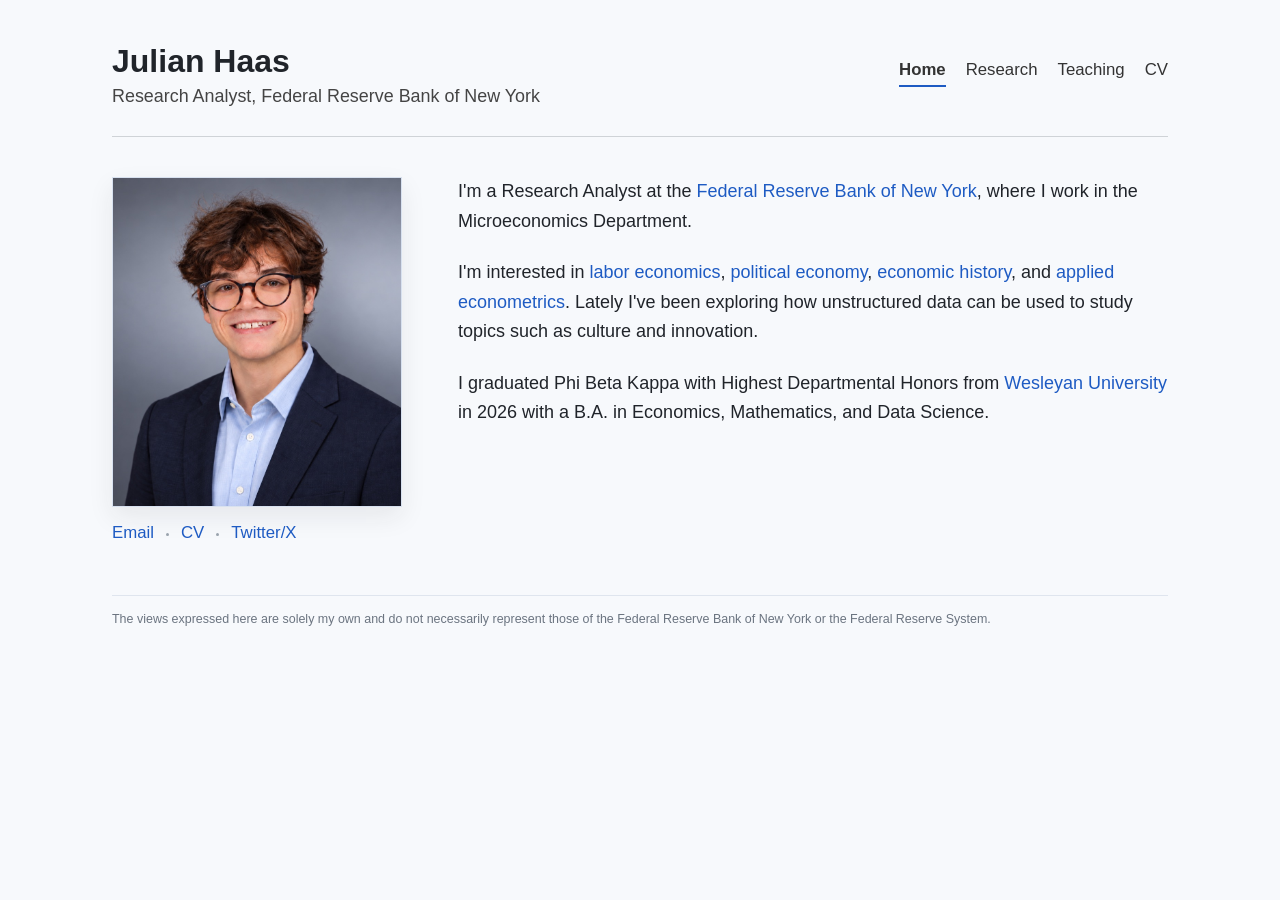
<file: index.html>
<!DOCTYPE html>
<html lang="en">
<head>
  <meta charset="UTF-8" />
  <meta name="viewport" content="width=device-width, initial-scale=1.0" />
  <meta name="description" content="Academic website of Julian Haas" />
  <title>Julian Haas | Home</title>
  <link rel="stylesheet" href="styles.css" />
</head>
<body>
  <div class="page-wrap">
    <header class="site-header">
      <div class="identity">
        <h1><a href="index.html">Julian Haas</a></h1>
        <p>Research Analyst, Federal Reserve Bank of New York</p>
      </div>
      <nav class="top-nav">
        <a class="current" href="index.html">Home</a>
        <a href="research.html">Research</a>
        <a href="teaching.html">Teaching</a>
        <!-- Replace with cv.pdf once the file is in this folder. -->
        <a href="https://sites.google.com/wesleyan.edu/julianhaas/c-v">CV</a>
      </nav>
    </header>

    <div class="header-rule"></div>

    <main class="main-content">
      <section class="home-intro">
        <div class="home-media">
          <img src="julian_haas.jpg" width="290" height="330" alt="Julian Haas" />
          <ul class="contact-list">
            <li><a href="mailto:jlhaas@wesleyan.edu">Email</a></li>
            <li><a href="https://sites.google.com/wesleyan.edu/julianhaas/c-v">CV</a></li>
            <li><a href="https://x.com/JulianHaas2004" target="_blank" rel="noreferrer">Twitter/X</a></li>
          </ul>
        </div>
        <div class="home-copy">
          <p>
            I'm a Research Analyst at the
            <span class="accent">Federal Reserve Bank of New York</span>,
            where I work in the Microeconomics Department.
          </p>
          <p>
            I'm interested in <span class="accent">labor economics</span>,
            <span class="accent">political economy</span>,
            <span class="accent">economic history</span>, and
            <span class="accent">applied econometrics</span>. Lately I've
            been exploring how unstructured data can be used to study topics such as culture and
            innovation.
          </p>
          <p>
            I graduated Phi Beta Kappa with Highest Departmental Honors from
            <span class="accent">Wesleyan University</span>
            in 2026 with a B.A. in Economics, Mathematics, and Data Science.
          </p>
        </div>
      </section>
    </main>

    <footer>
      <p>
        The views expressed here are solely my own and do not necessarily represent those of the
        Federal Reserve Bank of New York or the Federal Reserve System.
      </p>
    </footer>
  </div>

  <script src="script.js"></script>
</body>
</html>
</file>
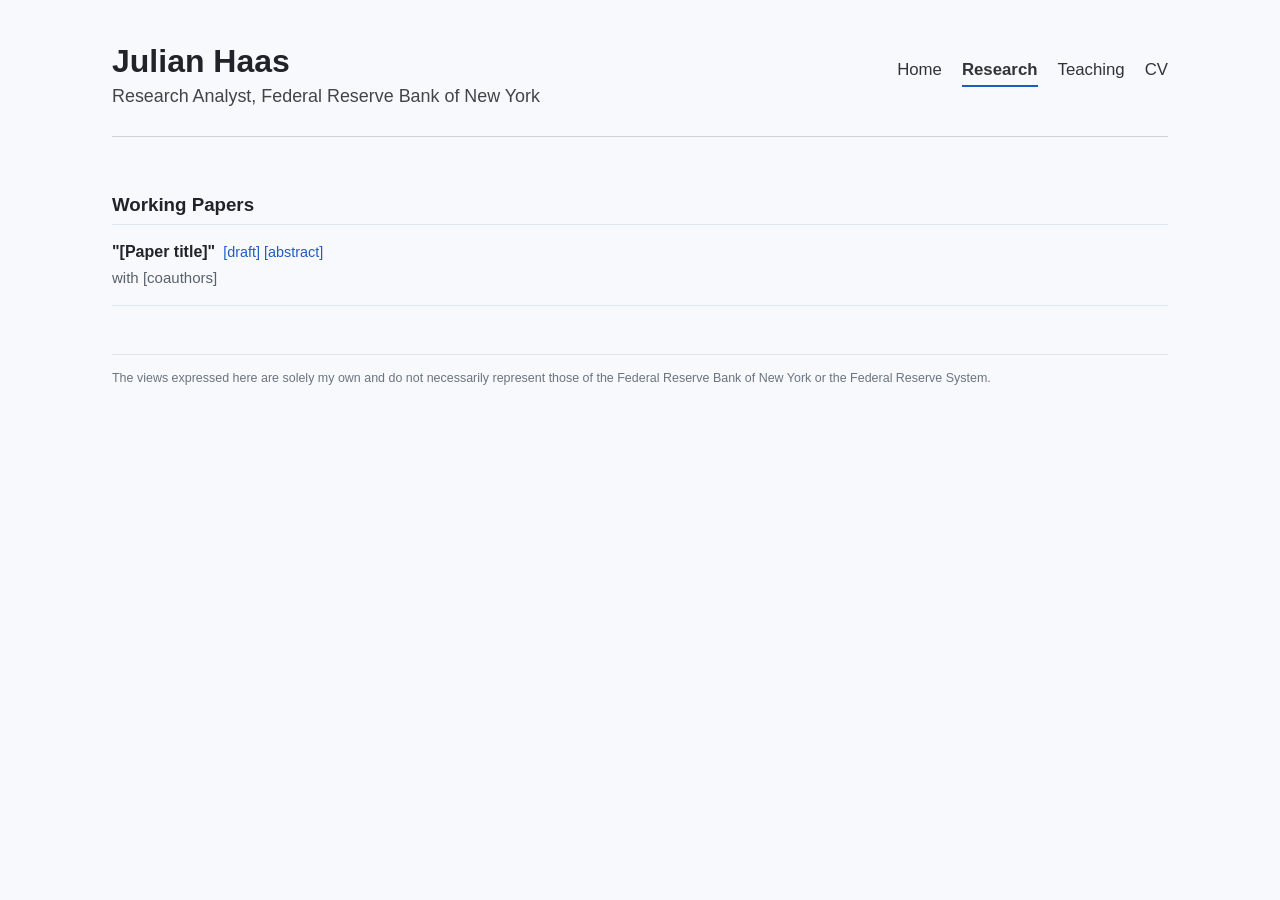
<file: research.html>
<!DOCTYPE html>
<html lang="en">
<head>
  <meta charset="UTF-8" />
  <meta name="viewport" content="width=device-width, initial-scale=1.0" />
  <meta name="description" content="Research of Julian Haas" />
  <title>Julian Haas | Research</title>
  <link rel="stylesheet" href="styles.css" />
</head>
<body>
  <div class="page-wrap">
    <header class="site-header">
      <div class="identity">
        <h1><a href="index.html">Julian Haas</a></h1>
        <p>Research Analyst, Federal Reserve Bank of New York</p>
      </div>
      <nav class="top-nav">
        <a href="index.html">Home</a>
        <a class="current" href="research.html">Research</a>
        <a href="teaching.html">Teaching</a>
        <a href="https://sites.google.com/wesleyan.edu/julianhaas/c-v">CV</a>
      </nav>
    </header>

    <div class="header-rule"></div>

    <main class="main-content">
      <h3>Working Papers</h3>
      <ol class="paper-list">
        <!-- TODO: one <li> per paper. Delete the placeholder below. -->
        <li class="paper-item">
          <p class="paper-title">
            <strong>"[Paper title]"</strong>
            <span class="paper-links"><a class="bracketed-link" href="#">[<span class="bracketed-link-label">draft</span>]</a> <button class="abstract-toggle bracketed-link" type="button" aria-expanded="false" aria-controls="paper1-abstract">[<span class="bracketed-link-label">abstract</span>]</button></span>
          </p>
          <p class="paper-meta">with [coauthors]</p>
          <p class="paper-abstract" id="paper1-abstract" hidden>[Abstract text.]</p>
        </li>
      </ol>
    </main>

    <footer>
      <p>
        The views expressed here are solely my own and do not necessarily represent those of the
        Federal Reserve Bank of New York or the Federal Reserve System.
      </p>
    </footer>
  </div>

  <script src="script.js"></script>
</body>
</html>
</file>
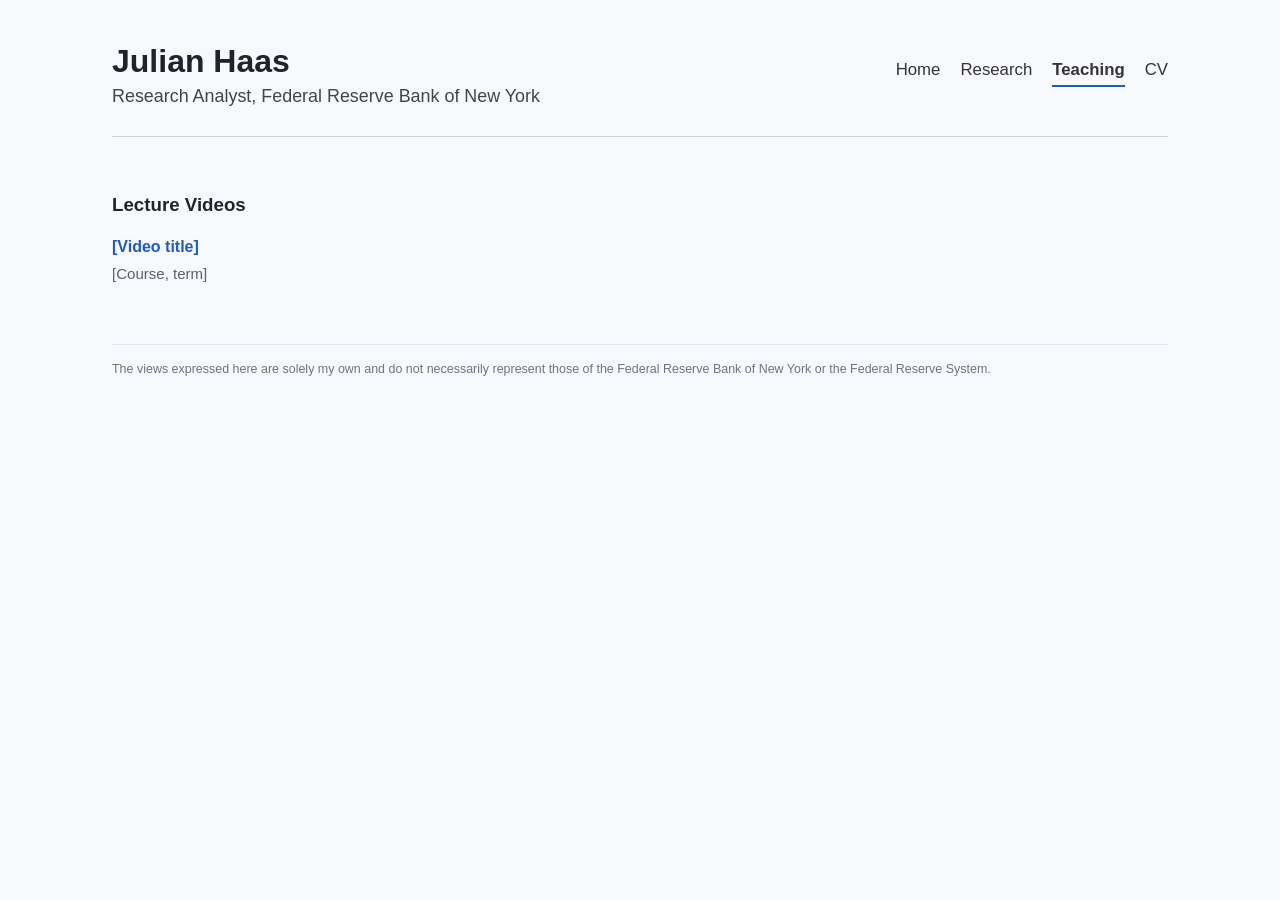
<file: teaching.html>
<!DOCTYPE html>
<html lang="en">
<head>
  <meta charset="UTF-8" />
  <meta name="viewport" content="width=device-width, initial-scale=1.0" />
  <meta name="description" content="Teaching and lecture videos by Julian Haas" />
  <title>Julian Haas | Teaching</title>
  <link rel="stylesheet" href="styles.css" />
</head>
<body>
  <div class="page-wrap">
    <header class="site-header">
      <div class="identity">
        <h1><a href="index.html">Julian Haas</a></h1>
        <p>Research Analyst, Federal Reserve Bank of New York</p>
      </div>
      <nav class="top-nav">
        <a href="index.html">Home</a>
        <a href="research.html">Research</a>
        <a class="current" href="teaching.html">Teaching</a>
        <a href="https://sites.google.com/wesleyan.edu/julianhaas/c-v">CV</a>
      </nav>
    </header>

    <div class="header-rule"></div>

    <main class="main-content">
      <h3>Lecture Videos</h3>
      <div class="course-list">
        <!-- TODO: one .course-item per video. Delete the placeholder below. -->
        <div class="course-item">
          <p class="course-title"><strong><a href="https://sites.google.com/wesleyan.edu/julianhaas/lecture-videos" target="_blank" rel="noreferrer">[Video title]</a></strong></p>
          <p class="course-meta">[Course, term]</p>
        </div>
      </div>
    </main>

    <footer>
      <p>
        The views expressed here are solely my own and do not necessarily represent those of the
        Federal Reserve Bank of New York or the Federal Reserve System.
      </p>
    </footer>
  </div>

  <script src="script.js"></script>
</body>
</html>
</file>
<file: styles.css>
* { box-sizing: border-box; }

html, body {
  margin: 0;
  padding: 0;
}

body {
  font-family: -apple-system, BlinkMacSystemFont, "Segoe UI", Roboto, Helvetica, Arial, sans-serif;
  color: #20242a;
  background: #f7f9fc;
  line-height: 1.55;
  font-size: 16px;
}

a {
  color: #1e5bc3;
  text-decoration: none;
  text-underline-offset: 0.16em;
}

a:hover, a:focus {
  color: #17458f;
  text-decoration: underline;
}

.page-wrap {
  max-width: 1120px;
  margin: 0 auto;
  padding: 2.75rem 2rem 2rem;
}

.site-header {
  display: flex;
  justify-content: space-between;
  align-items: flex-start;
  gap: 1.5rem;
}

.identity h1 {
  margin: 0;
  font-size: clamp(1.55rem, 2.5vw, 2.2rem);
  line-height: 1.1;
  font-weight: 700;
}

.identity h1 a {
  color: inherit;
  text-decoration: none;
}

.identity h1 a:hover, .identity h1 a:focus { color: #1e5bc3; }

.identity p {
  margin: 0.4rem 0 0;
  font-size: clamp(0.95rem, 1.4vw, 1.35rem);
  line-height: 1.2;
  color: #444;
}

.top-nav {
  margin-left: auto;
  padding-top: 0.8rem;
  display: flex;
  flex-wrap: wrap;
  justify-content: flex-end;
  row-gap: 0.25rem;
}

.top-nav a {
  text-decoration: none;
  margin-left: 1.25rem;
  padding-bottom: 0.16rem;
  border-bottom: 2px solid transparent;
  font-size: clamp(1.05rem, 1.1vw, 1.35rem);
  color: #333;
}

.top-nav a:hover, .top-nav a:focus {
  border-bottom-color: #9db4d8;
  color: #1e5bc3;
}

.top-nav a.current {
  font-weight: 600;
  border-bottom-color: #1e5bc3;
}

.header-rule {
  margin-top: 1.8rem;
  border-bottom: 1px solid #cfd3d7;
}

.main-content {
  margin: 0 auto;
  padding-top: 2.5rem;
}

.home-intro {
  display: grid;
  grid-template-columns: 290px minmax(0, 1fr);
  gap: 3.5rem;
  align-items: start;
}

.home-intro img {
  width: 290px;
  aspect-ratio: 290 / 330;
  object-fit: cover;
  object-position: 48% center;
  display: block;
  border: 1px solid #d8e1ef;
  box-shadow: 0 10px 24px rgba(32, 36, 42, 0.08);
}

.contact-list {
  list-style: none;
  margin: 0.85rem 0 0;
  padding: 0;
  display: flex;
  flex-wrap: wrap;
  gap: 0.2rem 0.75rem;
  align-items: center;
}

.contact-list li:not(:last-child)::after {
  content: "";
  display: inline-block;
  width: 3px;
  height: 3px;
  margin-left: 0.75rem;
  border-radius: 50%;
  background: #9aa3ad;
  vertical-align: middle;
}

.home-copy {
  font-size: 1.125rem;
  line-height: 1.65;
}

.home-copy p { margin-bottom: 1.2em; }

.contact-list { font-size: 1.05rem; }

main h2, main h3 {
  margin: 0 0 0.45rem;
  line-height: 1.3;
}

main h3 { margin-top: 1rem; }

main p, main ul, main ol { margin: 0 0 0.7rem; }

.accent { color: #1e5bc3; }

footer {
  margin: 3rem auto 0;
  padding-top: 0.9rem;
  border-top: 1px solid #dfe5ee;
  color: #6b7480;
  font-size: 0.78rem;
}

footer p { margin: 0; }

.paper-list {
  list-style: none;
  margin: 0 0 1.15rem;
  padding: 0;
}

.paper-list > .paper-item {
  padding: 0.95rem 0;
  border-top: 1px solid #dfe5ee;
}

.paper-list .paper-item:last-child { border-bottom: 1px solid #dfe5ee; }

.paper-title, .paper-meta { margin: 0; }

.paper-title { line-height: 1.4; }

.paper-meta {
  margin-top: 0.2rem;
  color: #59616c;
  font-size: 0.94rem;
}

.paper-links {
  margin-left: 0.22rem;
  white-space: nowrap;
  font-size: 0.9rem;
  font-weight: 400;
}

.abstract-toggle {
  display: inline;
  margin: 0;
  padding: 0;
  border: 0;
  background: transparent;
  color: #1e5bc3;
  font: inherit;
  cursor: pointer;
}

.abstract-toggle:hover, .abstract-toggle:focus { color: #17458f; }

.bracketed-link:hover, .bracketed-link:focus { text-decoration: none; }

.bracketed-link:hover .bracketed-link-label,
.bracketed-link:focus .bracketed-link-label {
  text-decoration: underline;
  text-underline-offset: 0.16em;
}

.paper-abstract {
  margin-top: 0.35rem;
  margin-bottom: 0.75rem;
  padding: 0.75rem 0.9rem;
  border: 1px solid #d8e1ef;
  border-left: 3px solid #9db4d8;
  border-radius: 4px;
  background: #f6f8fb;
  font-size: 0.92rem;
  color: #555;
}

.course-list { margin: 0.2rem 0 1.25rem; }

.course-item {
  padding: 0.65rem 0;
  border-bottom: 1px solid #e3e8ef;
}

.course-item:last-child { border-bottom: 0; }

.course-title, .course-meta { margin: 0; }

.course-meta {
  margin-top: 0.18rem;
  color: #59616c;
  font-size: 0.94rem;
}

@media (max-width: 980px) {
  .page-wrap { padding: 1.25rem 1rem 1.5rem; }

  .site-header {
    flex-direction: column;
    align-items: center;
    gap: 0.6rem;
  }

  .identity { text-align: center; }

  .top-nav {
    padding-top: 0;
    width: 100%;
    justify-content: center;
  }

  .top-nav a {
    margin: 0 0.5rem;
    font-size: 1.15rem;
  }

  .header-rule { margin-top: 1rem; }

  .home-intro {
    grid-template-columns: 1fr;
    gap: 1rem;
  }

  .home-intro img { margin: 0 auto; }

  .contact-list { justify-content: center; }

  .home-copy { margin: 0 auto; }
}

@media (max-width: 720px) {
  .home-intro img { width: 240px; }
}
</file>
